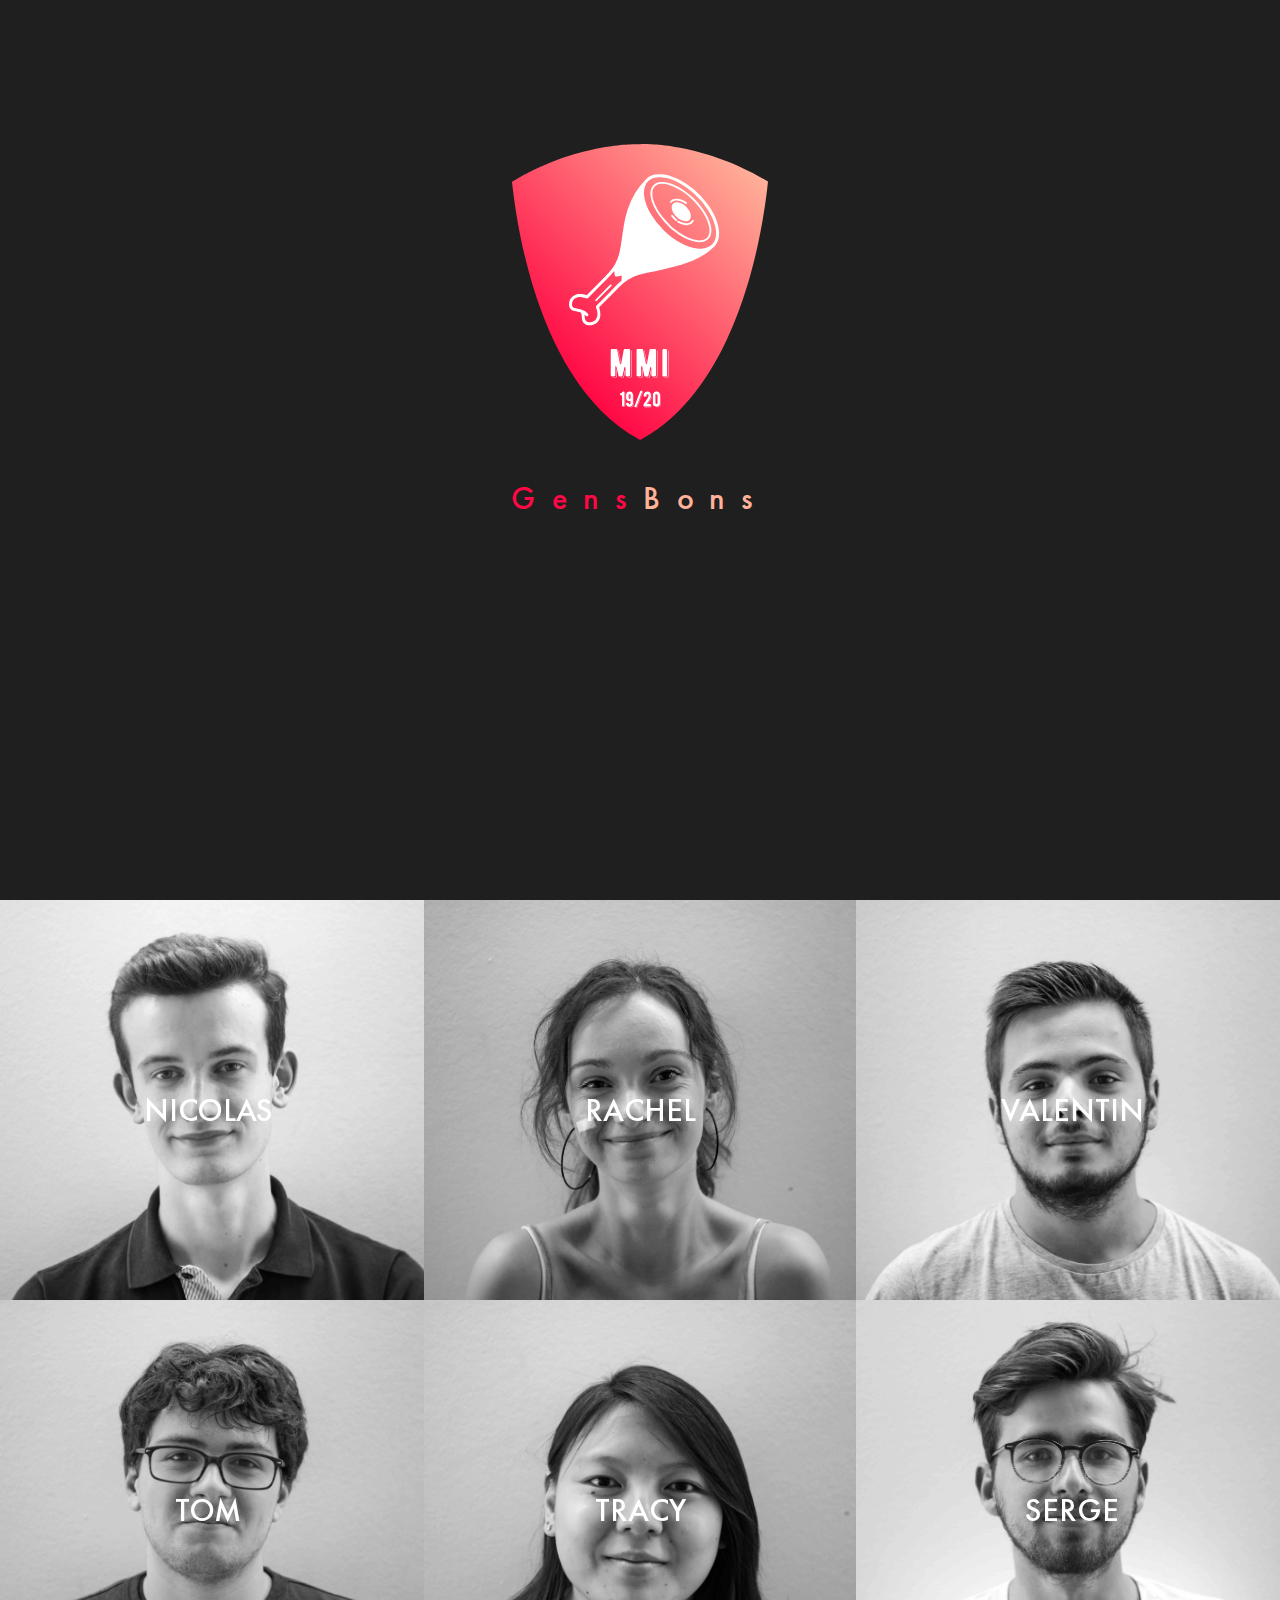
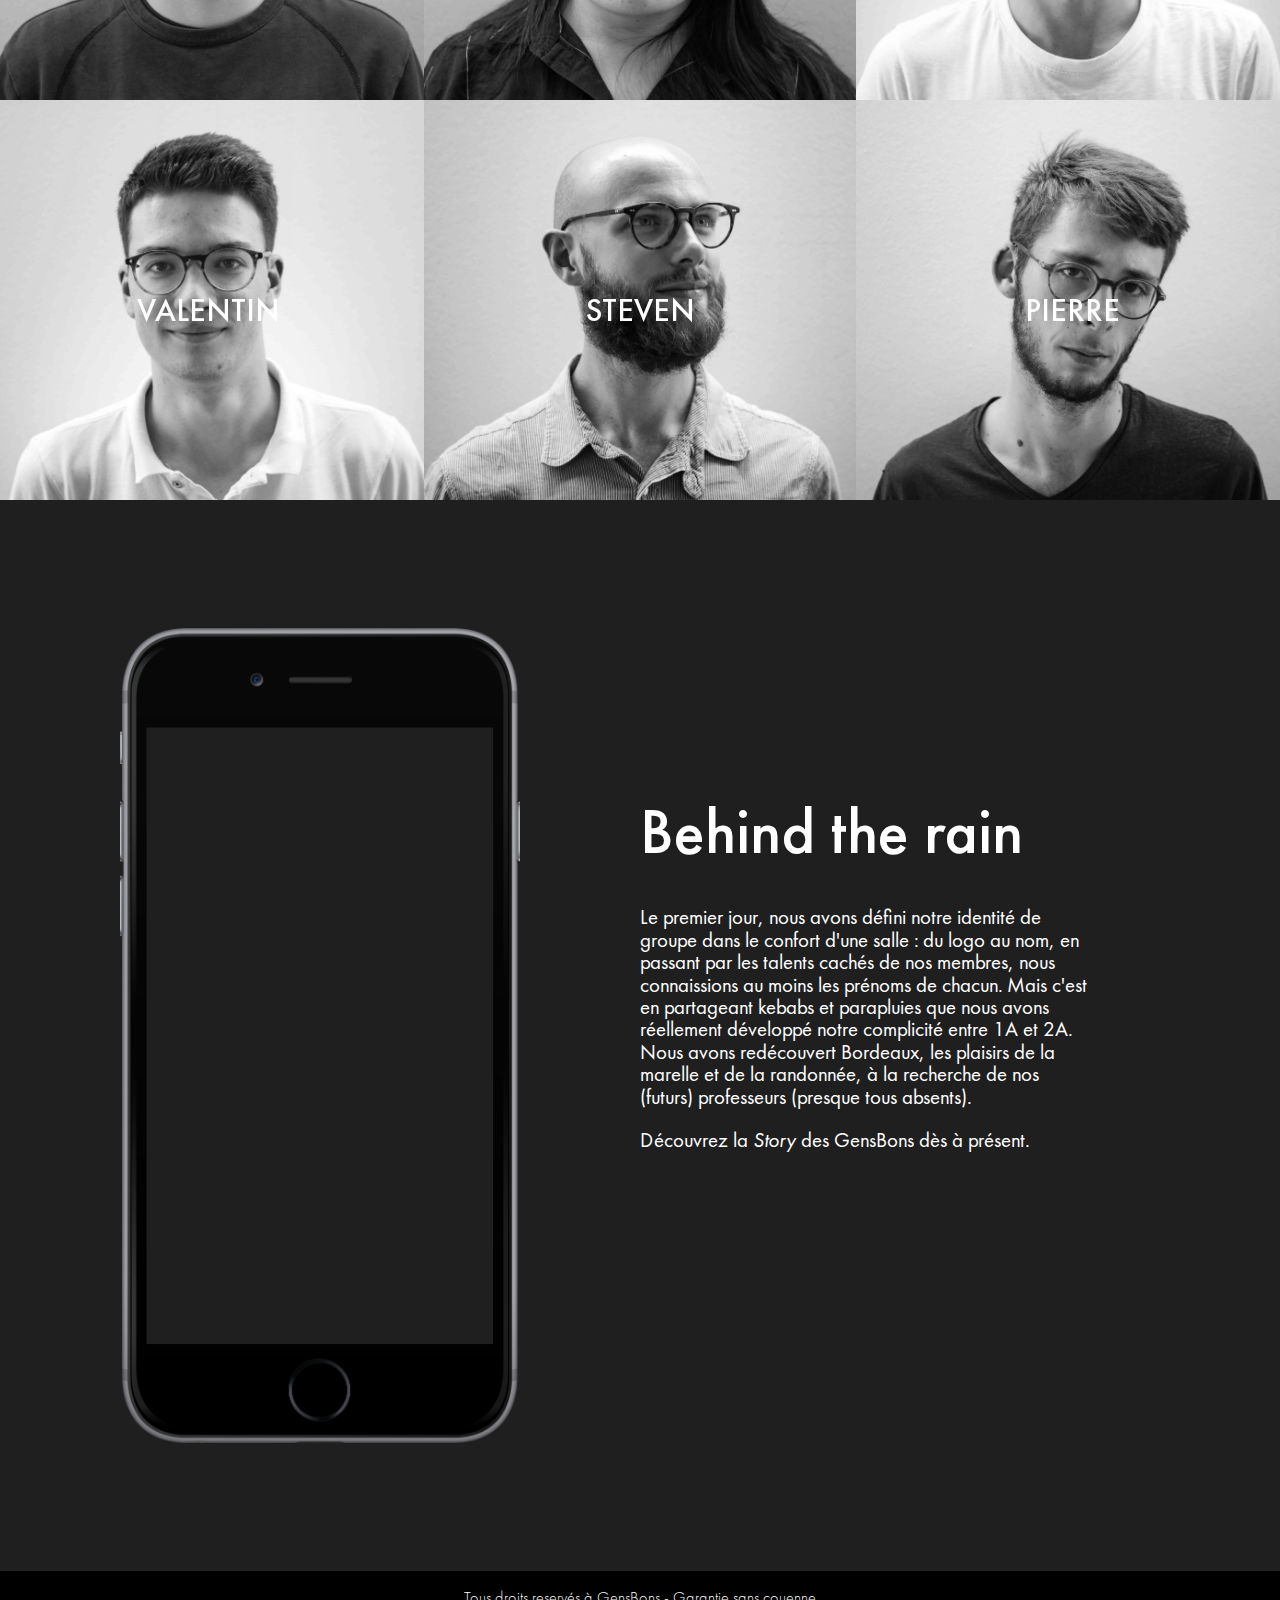
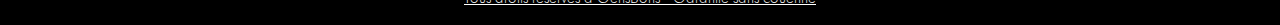
<file: index.html>
<html lang="fr">
<head>
    <meta charset="UTF-8">
    <meta name="viewport" content="width=device-width, initial-scale=1.0">
    <meta http-equiv="X-UA-Compatible" content="ie=edge">
    <title>GensBons</title>
    <link rel="stylesheet" href="font/font.css">
    <link rel="stylesheet" href="index.min.css">
    <link rel="stylesheet" href="style.css">
    <link rel="icon" type="image/png" href="img/icon.png" />
</head>
<body>
    <div class="header">
        <div class="logoBox"><img src="img/logo.svg" alt="logo" id="logo"></div>
        <h1><span id="gens">Gens</span>Bons</h1>
    </div>
    <div class="row" id="persons">
        <div class="col-md-4 col-xs-12 profilBox one"><a href="profils/Nicolas.html">Nicolas</a></div>
        <div class="col-md-4 col-xs-12 profilBox two"><a href="profils/Rachel.html">Rachel</a></div>
        <div class="col-md-4 col-xs-12 profilBox three"><a href="profils/Valentin.html">Valentin</a></div>
    </div>
    <div class="row">
        <div class="col-md-4 col-xs-12 profilBox four"><a href="profils/Tom.html">Tom</a></div>
        <div class="col-md-4 col-xs-12 profilBox five"><a href="profils/Tracy.html">Tracy</a></div>
        <div class="col-md-4 col-xs-12 profilBox six"><a href="profils/Serge.html">Serge</a></div>
    </div>
    <div class="row">
        <div class="col-md-4 col-xs-12 profilBox seven"><a href="profils/Valentin2.html">Valentin</a></div>
        <div class="col-md-4 col-xs-12 profilBox eight"><a href="profils/Steven.html">Steven</a></div>
        <div class="col-md-4 col-xs-12 profilBox nine"><a href="profils/Pierre.html">Pierre</a></div>
    </div>

    <div class="movie">
      <div class="phone">
        <div class="mockup">
          <img src="img/phone.png" alt="mockup">
          <iframe id="video"width="365" height="620" src="https://www.youtube.com/embed/bs2a4SQDDTQ?rel=0&amp;showinfo=0" frameborder="0" allow="autoplay; encrypted-media" allowfullscreen></iframe>
        </div>
      </div>
      <div class="textMovie">
        <h3>Behind the rain</h3>
        <p>Le premier jour, nous avons défini notre identité de groupe dans le confort d'une salle : du logo au nom, en passant par les talents cachés de nos membres, nous connaissions au moins les prénoms de chacun. Mais c'est en partageant kebabs et parapluies que nous avons réellement développé notre complicité entre 1A et 2A. Nous avons redécouvert Bordeaux, les plaisirs de la marelle et de la randonnée, à la recherche de nos (futurs) professeurs (presque tous absents).</p>
        <p>Découvrez la <i>Story</i> des GensBons dès à présent.</p>

      </div>
    </div>

    <div class="footer">
      <p>Tous droits reservés à GensBons - Garantie sans couenne</p>
    </div>
</body>
</html>
</file>
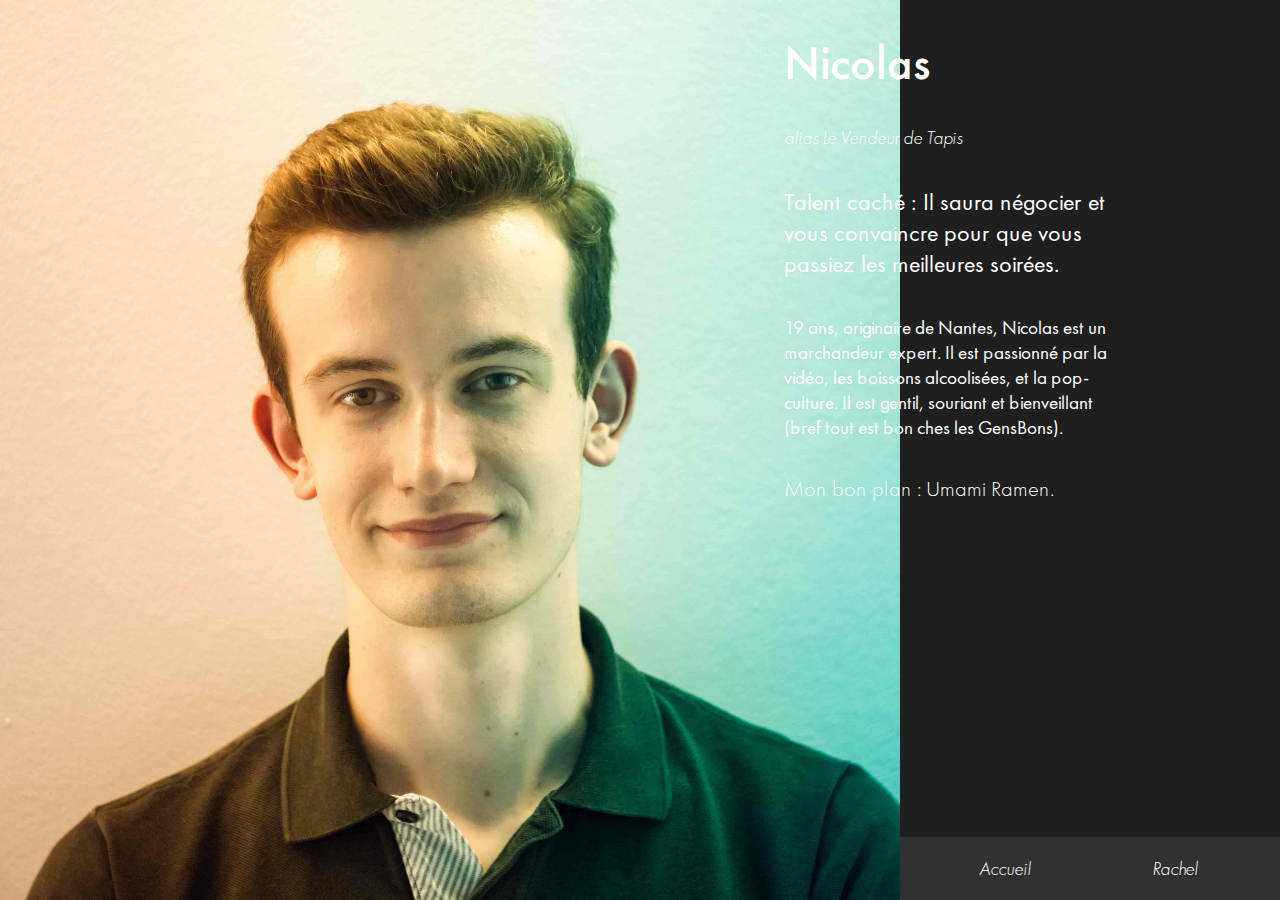
<file: profils/Nicolas.html>
<html lang="fr">
<head>
    <meta charset="UTF-8">
    <meta name="viewport" content="width=device-width, initial-scale=1.0">
    <meta http-equiv="X-UA-Compatible" content="ie=edge">
    <title>GensBons | Nicolas</title>
    <link rel="stylesheet" href="../font/font.css">
    <link rel="stylesheet" href="profil.css">
    <link rel="stylesheet" href="https://use.fontawesome.com/releases/v5.3.1/css/all.css" integrity="sha384-mzrmE5qonljUremFsqc01SB46JvROS7bZs3IO2EmfFsd15uHvIt+Y8vEf7N7fWAU" crossorigin="anonymous">
    <link rel="icon" type="image/png" href="../img/icon.png"/>
</head>
<body>
    <div class="flex">
        <div class="image"><img src="../img/Nicolas.jpg" alt=""></div>
        <div class="text">
            <h1>Nicolas</h1>
            <p>alias Le Vendeur de Tapis</p>
            <h3>Talent caché : Il saura négocier et vous convaincre pour que vous passiez les meilleures soirées. </h3>
            <p id="bio">19 ans, originaire de Nantes, Nicolas est un marchandeur expert.
Il est passionné par la vidéo, les boissons alcoolisées, et la pop-culture.
Il est gentil, souriant et bienveillant (bref tout est bon ches les GensBons).



</p>
            <p id="plan">Mon bon plan : Umami Ramen.</p>

        </div>
    </div>
    <a href="../index.html#persons"><i class="fas fa-angle-left fa-2x" id="arrow"></i></a>
    <div class="nav">
        <div class="before">
            <div class="contain">
                <i class="fas fa-angle-left"></i>
                <a href="../index.html#persons">Accueil</a>
            </div>
        </div>
        <div class="next">
            <div class="contain">
                <a href="../profils/Rachel.html">Rachel</a>
                <i class="fas fa-angle-right"></i>
            </div>
        </div>
    </div>

</body>
</html>
</file>
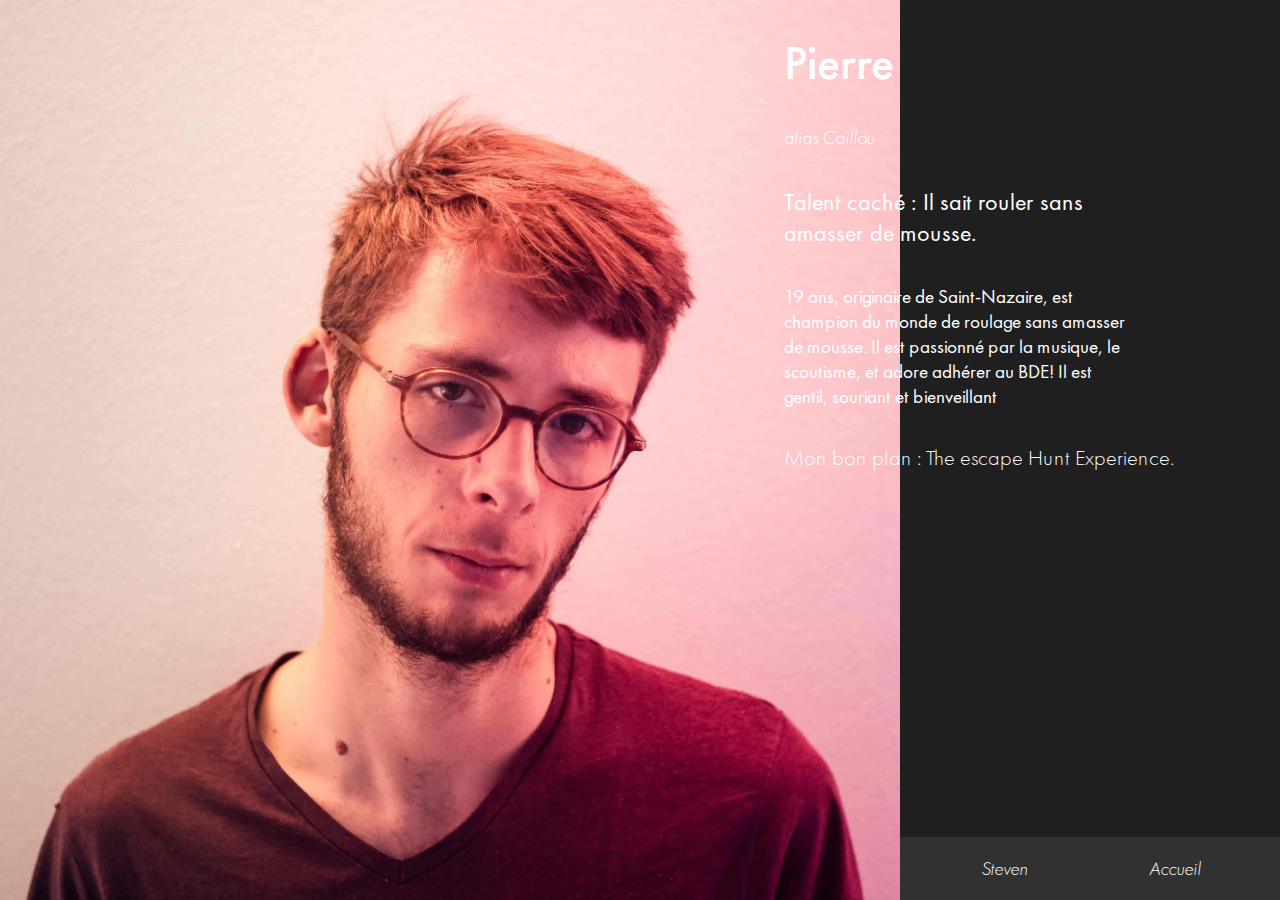
<file: profils/Pierre.html>
<html lang="fr">
<head>
    <meta charset="UTF-8">
    <meta name="viewport" content="width=device-width, initial-scale=1.0">
    <meta http-equiv="X-UA-Compatible" content="ie=edge">
    <title>GensBons | Pierre</title>
    <link rel="stylesheet" href="../font/font.css">
    <link rel="stylesheet" href="profil.css">
    <link rel="stylesheet" href="https://use.fontawesome.com/releases/v5.3.1/css/all.css" integrity="sha384-mzrmE5qonljUremFsqc01SB46JvROS7bZs3IO2EmfFsd15uHvIt+Y8vEf7N7fWAU" crossorigin="anonymous">
    <link rel="icon" type="image/png" href="../img/icon.png"/>
</head>
<body>
    <div class="flex">
        <div class="image"><img src="../img/Pierre.jpg" alt=""></div>
        <div class="text">
            <h1>Pierre</h1>
            <p>alias Caillou</p>
            <h3>Talent caché : Il sait rouler sans amasser de mousse. </h3>
            <p id="bio">19 ans, originaire de Saint-Nazaire, est champion du monde de roulage sans amasser de mousse.
Il est passionné par la musique, le scoutisme, et adore adhérer au BDE!
Il est gentil, souriant et bienveillant
</p>
            <p id="plan">Mon bon plan : The escape Hunt Experience.</p>
        </div>
    </div>
    <a href="../index.html#persons"><i class="fas fa-angle-left fa-2x" id="arrow"></i></a>
    <div class="nav">
        <div class="before">
            <div class="contain">
                <i class="fas fa-angle-left"></i>
                <a href="../profils/Steven.html">Steven</a>
            </div>
        </div>
        <div class="next">
            <div class="contain">
                <a href="../index.html#persons">Accueil</a>
                <i class="fas fa-angle-right"></i>
            </div>
        </div>
    </div>
</body>
</html>
</file>
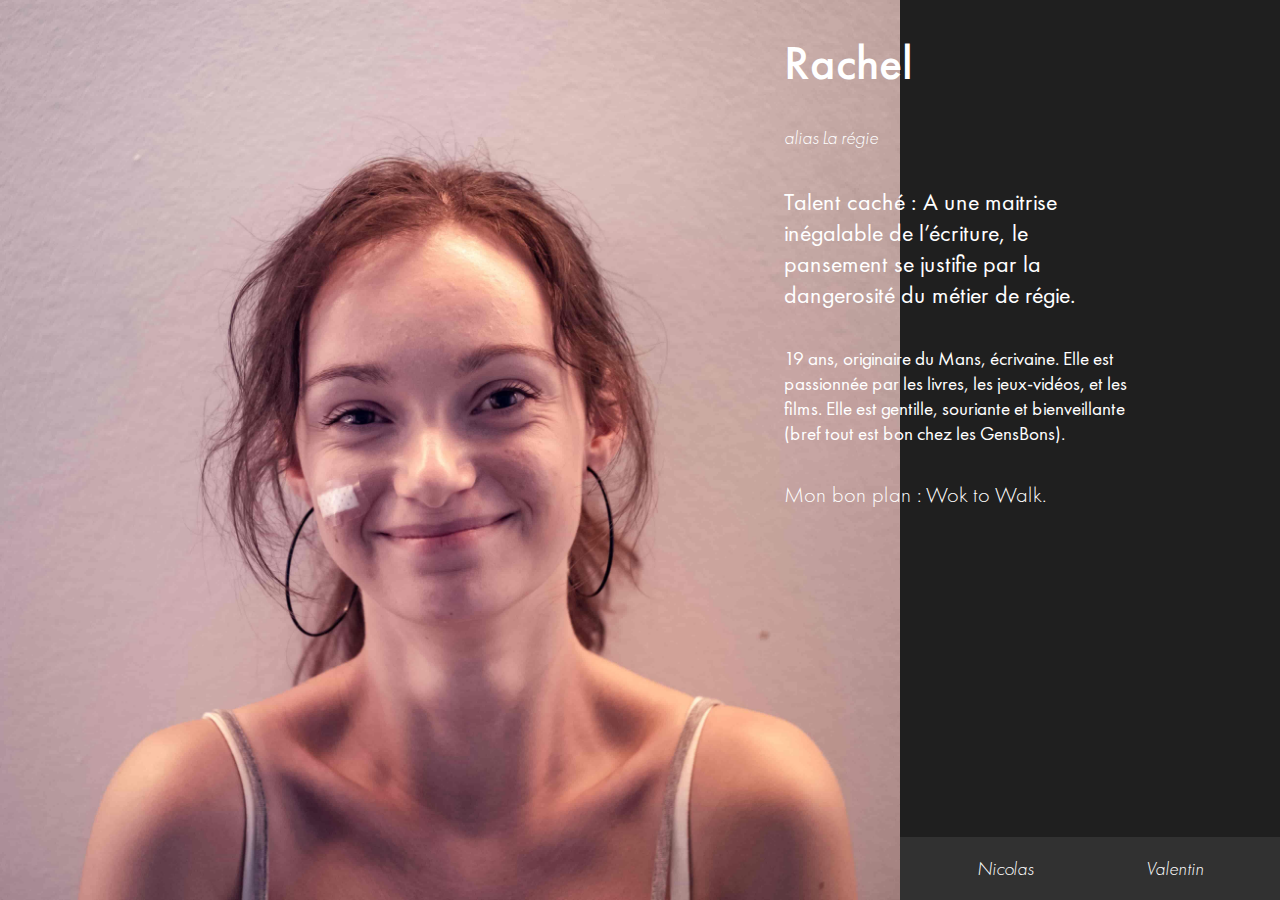
<file: profils/Rachel.html>
<html lang="fr">
<head>
    <meta charset="UTF-8">
    <meta name="viewport" content="width=device-width, initial-scale=1.0">
    <meta http-equiv="X-UA-Compatible" content="ie=edge">
    <title>GensBons | Rachel</title>
    <link rel="stylesheet" href="../font/font.css">
    <link rel="stylesheet" href="profil.css">
    <link rel="stylesheet" href="https://use.fontawesome.com/releases/v5.3.1/css/all.css" integrity="sha384-mzrmE5qonljUremFsqc01SB46JvROS7bZs3IO2EmfFsd15uHvIt+Y8vEf7N7fWAU" crossorigin="anonymous">
    <link rel="icon" type="image/png" href="../img/icon.png"/>
</head>
<body>
    <div class="flex">
        <div class="image"><img src="../img/Rachel.jpg" alt=""></div>
        <div class="text">
            <h1>Rachel</h1>
            <p>alias La régie</p>
            <h3>Talent caché : A une maitrise inégalable de l’écriture, le pansement se justifie par la dangerosité du métier de régie.

</h3>
            <p id="bio">19 ans, originaire du Mans, écrivaine.
Elle est passionnée par les livres, les jeux-vidéos, et les films.
Elle est gentille, souriante et bienveillante (bref tout est bon chez les GensBons).
</p>
            <p id="plan">Mon bon plan : Wok to Walk.</p>
        </div>
    </div>
    <a href="../index.html#persons"><i class="fas fa-angle-left fa-2x" id="arrow"></i></a>
    <div class="nav">
        <div class="before">
            <div class="contain">
                <i class="fas fa-angle-left"></i>
                  <a href="../profils/Nicolas.html">Nicolas</a>
            </div>
        </div>
        <div class="next">
            <div class="contain">
                <a href="../profils/Valentin.html">Valentin</a>
                <i class="fas fa-angle-right"></i>
            </div>
        </div>
    </div>
</body>
</html>
</file>
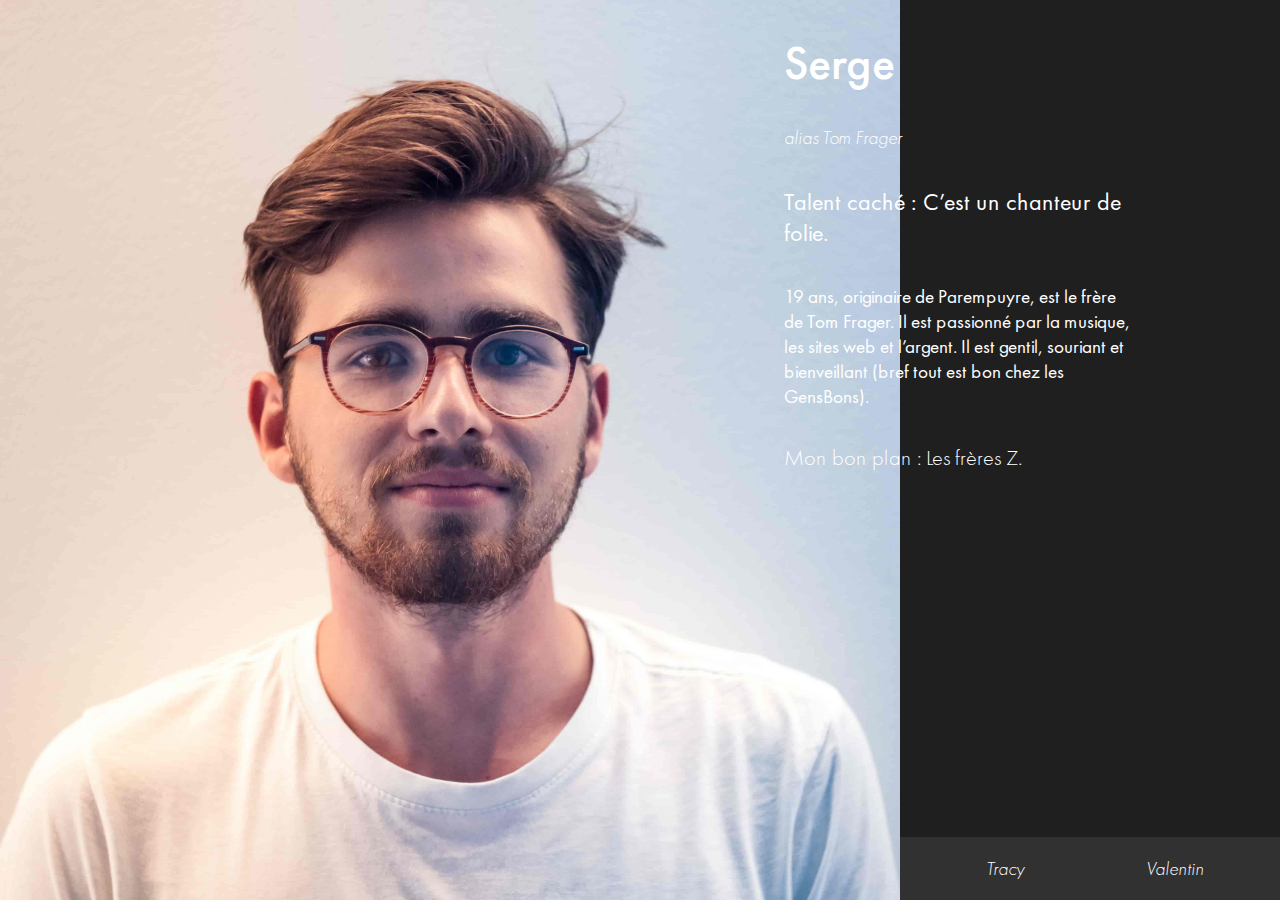
<file: profils/Serge.html>
<html lang="fr">
<head>
    <meta charset="UTF-8">
    <meta name="viewport" content="width=device-width, initial-scale=1.0">
    <meta http-equiv="X-UA-Compatible" content="ie=edge">
    <title>GensBons | Serge</title>
    <link rel="stylesheet" href="../font/font.css">
    <link rel="stylesheet" href="profil.css">
    <link rel="stylesheet" href="https://use.fontawesome.com/releases/v5.3.1/css/all.css" integrity="sha384-mzrmE5qonljUremFsqc01SB46JvROS7bZs3IO2EmfFsd15uHvIt+Y8vEf7N7fWAU" crossorigin="anonymous">
    <link rel="icon" type="image/png" href="../img/icon.png"/>
</head>
<body>
    <div class="flex">
        <div class="image"><img src="../img/Serge.jpg" alt=""></div>
        <div class="text">
            <h1>Serge</h1>
            <p>alias Tom Frager</p>
            <h3>Talent caché : C’est un chanteur de folie.</h3>
            <p id="bio">19 ans, originaire de Parempuyre, est le frère de Tom Frager.
Il est passionné par la musique, les sites web et l’argent.
Il est gentil, souriant et bienveillant (bref tout est bon chez les GensBons).
</p>
            <p id="plan">Mon bon plan : Les frères Z.</p>
        </div>
    </div>
    <a href="../index.html#persons"><i class="fas fa-angle-left fa-2x" id="arrow"></i></a>
    <div class="nav">
        <div class="before">
            <div class="contain">
                <i class="fas fa-angle-left"></i>
                <a href="../profils/Tracy.html">Tracy</a>
            </div>
        </div>
        <div class="next">
            <div class="contain">
                <a href="../profils/Valentin2.html">Valentin</a>
                <i class="fas fa-angle-right"></i>
            </div>
        </div>
    </div>
</body>
</html>
</file>
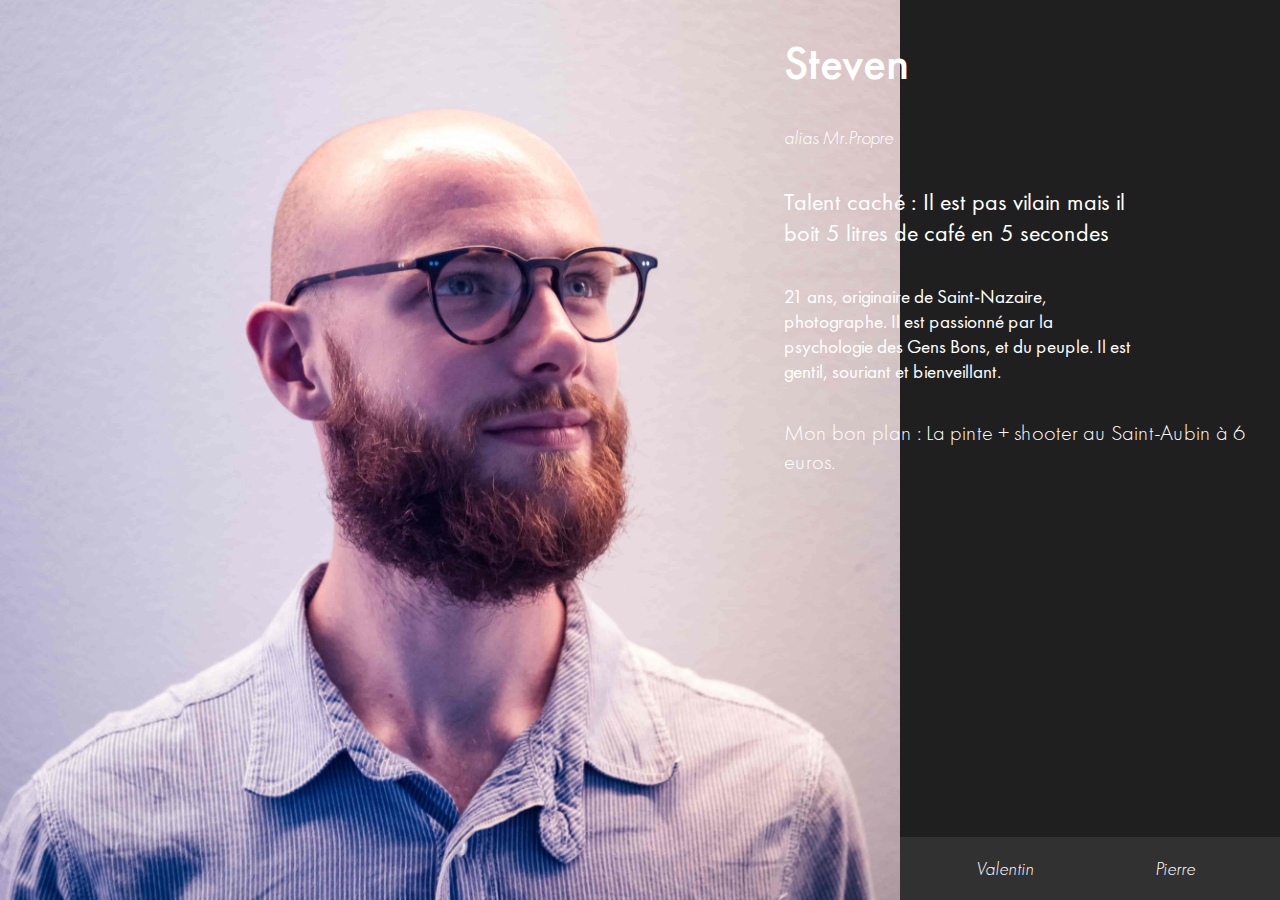
<file: profils/Steven.html>
<html lang="fr">
<head>
    <meta charset="UTF-8">
    <meta name="viewport" content="width=device-width, initial-scale=1.0">
    <meta http-equiv="X-UA-Compatible" content="ie=edge">
    <title>GensBons | Steven</title>
    <link rel="stylesheet" href="../font/font.css">
    <link rel="stylesheet" href="profil.css">
    <link rel="stylesheet" href="https://use.fontawesome.com/releases/v5.3.1/css/all.css" integrity="sha384-mzrmE5qonljUremFsqc01SB46JvROS7bZs3IO2EmfFsd15uHvIt+Y8vEf7N7fWAU" crossorigin="anonymous">
    <link rel="icon" type="image/png" href="../img/icon.png"/>
</head>
<body>
    <div class="flex">
        <div class="image"><img src="../img/Steven.jpg" alt=""></div>
        <div class="text">
            <h1>Steven</h1>
            <p>alias Mr.Propre</p>
            <h3>Talent caché : Il est pas vilain mais il boit 5 litres de café en 5 secondes</h3>
            <p id="bio">21 ans, originaire de Saint-Nazaire, photographe.
Il est passionné par la psychologie des Gens Bons, et du peuple.
Il est gentil, souriant et bienveillant.
</p>
            <p id="plan">Mon bon plan : La pinte + shooter au Saint-Aubin à 6 euros.</p>
        </div>
    </div>
    <a href="../index.html#persons"><i class="fas fa-angle-left fa-2x" id="arrow"></i></a>
    <div class="nav">
        <div class="before">
            <div class="contain">
                <i class="fas fa-angle-left"></i>
                <a href="../profils/Valentin2.html">Valentin</a>
            </div>
        </div>
        <div class="next">
            <div class="contain">
                <a href="../profils/Pierre.html">Pierre</a>
                <i class="fas fa-angle-right"></i>
            </div>
        </div>
    </div>
</body>
</html>
</file>
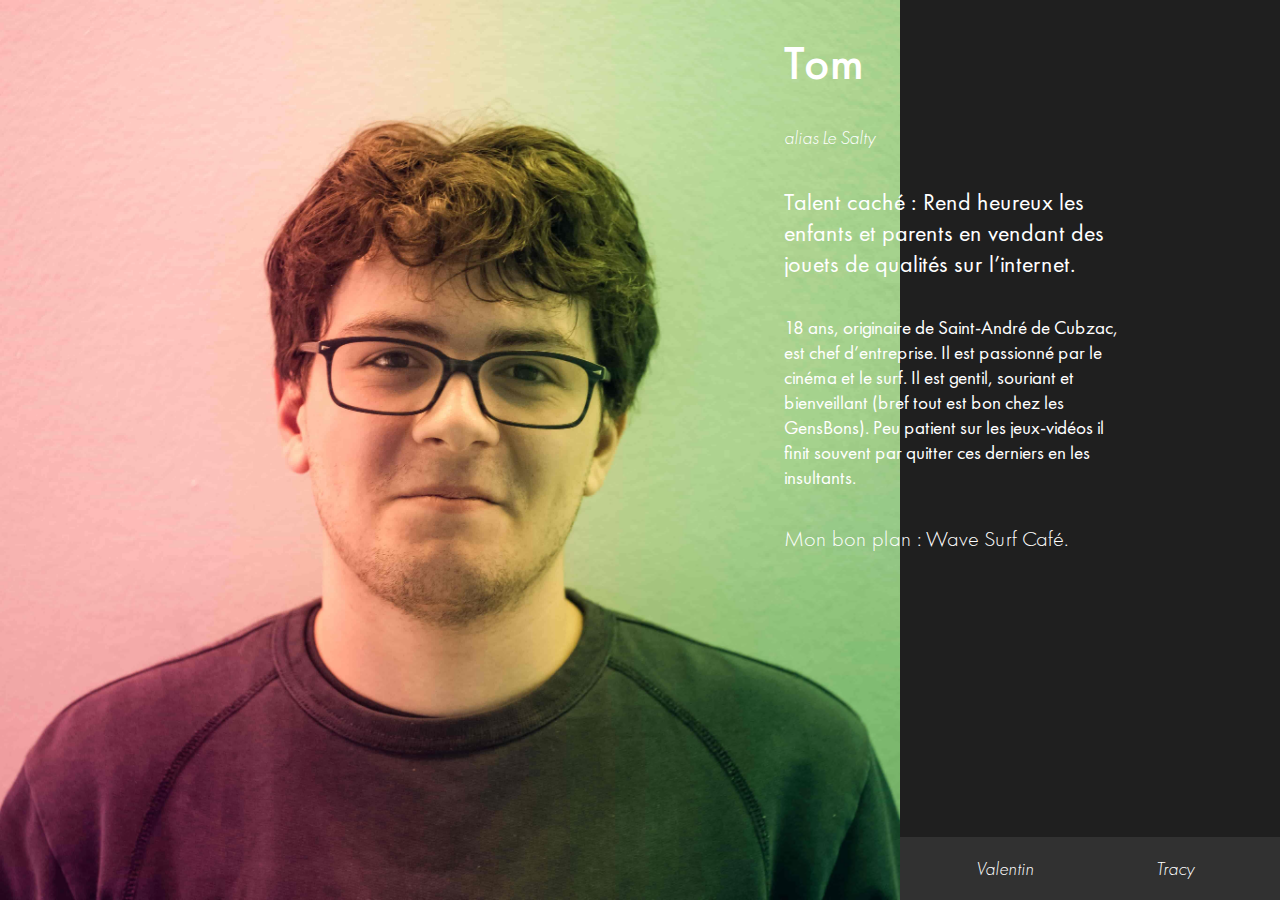
<file: profils/Tom.html>
<html lang="fr">
<head>
    <meta charset="UTF-8">
    <meta name="viewport" content="width=device-width, initial-scale=1.0">
    <meta http-equiv="X-UA-Compatible" content="ie=edge">
    <title>GensBons | Tom</title>
    <link rel="stylesheet" href="../font/font.css">
    <link rel="stylesheet" href="profil.css">
    <link rel="stylesheet" href="https://use.fontawesome.com/releases/v5.3.1/css/all.css" integrity="sha384-mzrmE5qonljUremFsqc01SB46JvROS7bZs3IO2EmfFsd15uHvIt+Y8vEf7N7fWAU" crossorigin="anonymous">
    <link rel="icon" type="image/png" href="../img/icon.png"/>
</head>
<body>
    <div class="flex">
        <div class="image"><img src="../img/Tom.jpg" alt=""></div>
        <div class="text">
            <h1>Tom</h1>
            <p>alias Le Salty</p>
            <h3>Talent caché : Rend heureux les enfants et parents en vendant des jouets de qualités sur l’internet.</h3>
            <p id="bio">18 ans, originaire de Saint-André de Cubzac, est chef d’entreprise.
Il est passionné par le cinéma et le surf.
Il est gentil, souriant et bienveillant (bref tout est bon chez les GensBons).
Peu patient sur les jeux-vidéos il finit souvent par quitter ces derniers en les insultants.

</p>
            <p id="plan">Mon bon plan : Wave Surf Café.</p>
        </div>
    </div>
    <a href="../index.html#persons"><i class="fas fa-angle-left fa-2x" id="arrow"></i></a>
    <div class="nav">
        <div class="before">
            <div class="contain">
                <i class="fas fa-angle-left"></i>
                <a href="../profils/Valentin.html">Valentin</a>
            </div>
        </div>
        <div class="next">
            <div class="contain">
                  <a href="../profils/Tracy.html">Tracy</a>
                <i class="fas fa-angle-right"></i>
            </div>
        </div>
    </div>
</body>
</html>
</file>
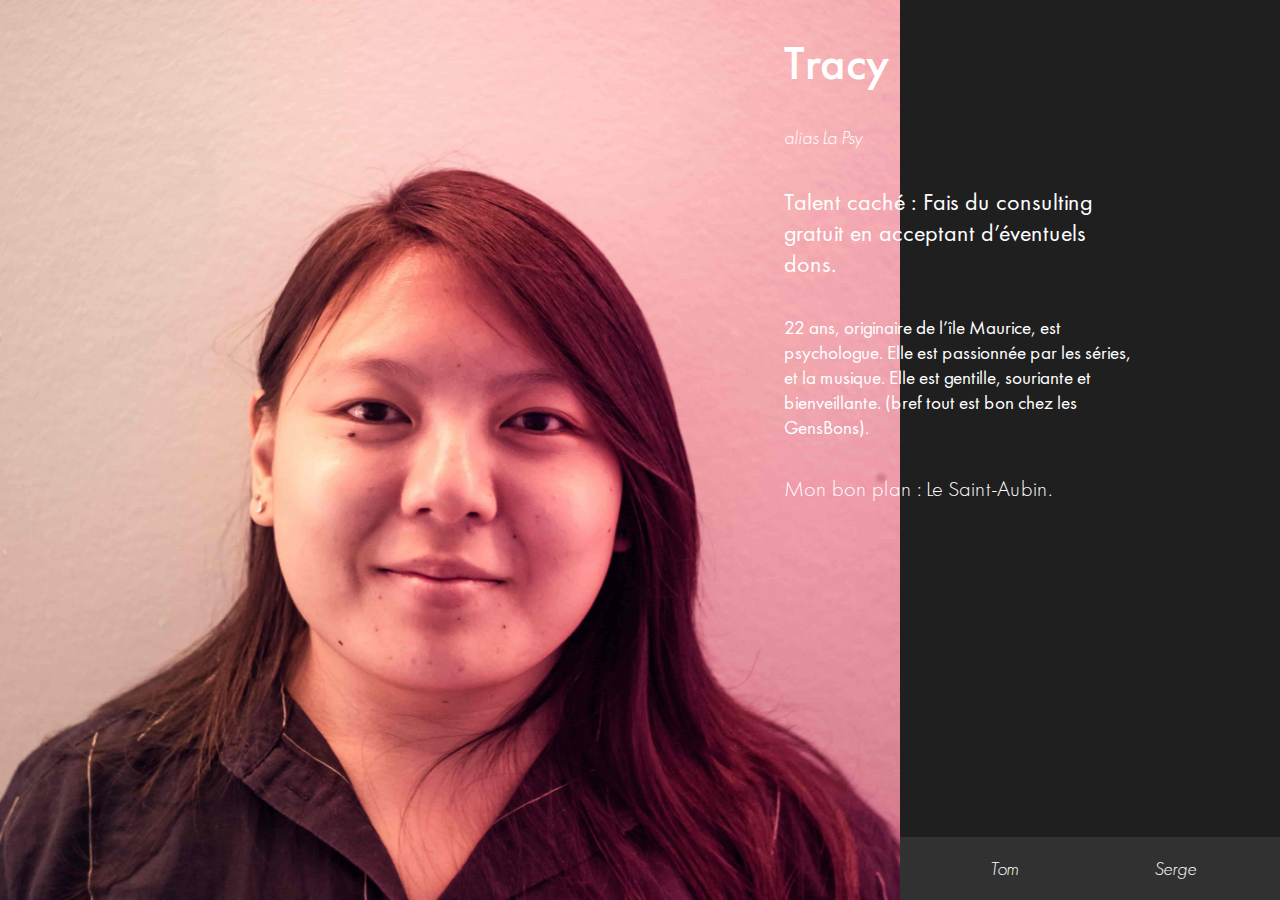
<file: profils/Tracy.html>
<html lang="fr">
<head>
    <meta charset="UTF-8">
    <meta name="viewport" content="width=device-width, initial-scale=1.0">
    <meta http-equiv="X-UA-Compatible" content="ie=edge">
    <title>GensBons | Tracy</title>
    <link rel="stylesheet" href="../font/font.css">
    <link rel="stylesheet" href="profil.css">
    <link rel="stylesheet" href="https://use.fontawesome.com/releases/v5.3.1/css/all.css" integrity="sha384-mzrmE5qonljUremFsqc01SB46JvROS7bZs3IO2EmfFsd15uHvIt+Y8vEf7N7fWAU" crossorigin="anonymous">
    <link rel="icon" type="image/png" href="../img/icon.png"/>
</head>
<body>
    <div class="flex">
        <div class="image"><img src="../img/Tracy.jpg" alt=""></div>
        <div class="text">
            <h1>Tracy</h1>
            <p>alias La Psy</p>
            <h3>Talent caché : Fais du consulting gratuit en acceptant d’éventuels dons.</h3>
            <p id="bio">22 ans, originaire de l’île Maurice, est psychologue.
Elle est passionnée par les séries, et la musique.
Elle est gentille, souriante et bienveillante. (bref tout est bon chez les GensBons).
</p>
            <p id="plan">Mon bon plan : Le Saint-Aubin.</p>
        </div>
    </div>
    <a href="../index.html#persons"><i class="fas fa-angle-left fa-2x" id="arrow"></i></a>
    <div class="nav">
        <div class="before">
            <div class="contain">
                <i class="fas fa-angle-left"></i>
              <a href="../profils/Tom.html">Tom</a>
            </div>
        </div>
        <div class="next">
            <div class="contain">
                <a href="../profils/Serge.html">Serge</a>
                <i class="fas fa-angle-right"></i>
            </div>
        </div>
    </div>
</body>
</html>
</file>
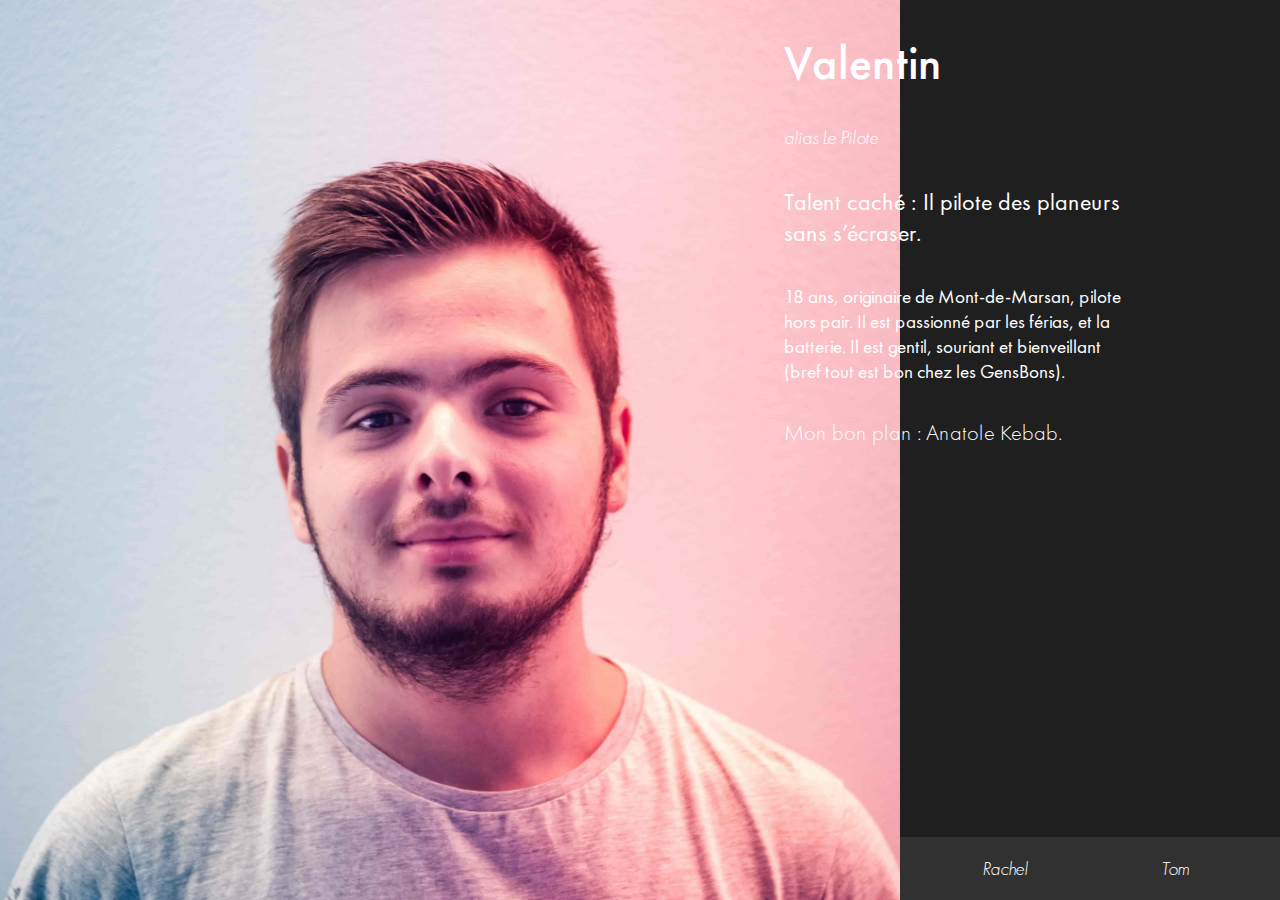
<file: profils/Valentin.html>
<html lang="fr">
<head>
    <meta charset="UTF-8">
    <meta name="viewport" content="width=device-width, initial-scale=1.0">
    <meta http-equiv="X-UA-Cmpatible" content="ie=edge">
    <title>GensBons | Valentin</title>
    <link rel="stylesheet" href="../font/font.css">
    <link rel="stylesheet" href="profil.css">
    <link rel="stylesheet" href="https://use.fontawesome.com/releases/v5.3.1/css/all.css" integrity="sha384-mzrmE5qonljUremFsqc01SB46JvROS7bZs3IO2EmfFsd15uHvIt+Y8vEf7N7fWAU" crossorigin="anonymous">
    <link rel="icon" type="image/png" href="../img/icon.png"/>
</head>
<body>
    <div class="flex">
        <div class="image"><img src="../img/Valentin.jpg" alt=""></div>
        <div class="text">
            <h1>Valentin</h1>
            <p>alias Le Pilote</p>
            <h3>Talent caché : Il pilote des planeurs sans s’écraser. </h3>
            <p id="bio">18 ans, originaire de Mont-de-Marsan, pilote hors pair.
Il est passionné par les férias, et la batterie.
Il est gentil, souriant et bienveillant (bref tout est bon chez les GensBons).
</p>
            <p id="plan">Mon bon plan : Anatole Kebab. </p>
        </div>
    </div>
    <a href="../index.html#persons"><i class="fas fa-angle-left fa-2x" id="arrow"></i></a>
    <div class="nav">
        <div class="before">
            <div class="contain">
                <i class="fas fa-angle-left"></i>
                <a href="../profils/Rachel.html">Rachel</a>
            </div>
        </div>
        <div class="next">
            <div class="contain">
                <a href="../profils/Tom.html">Tom</a>
                <i class="fas fa-angle-right"></i>
            </div>
        </div>
    </div>
</body>
</html>
</file>
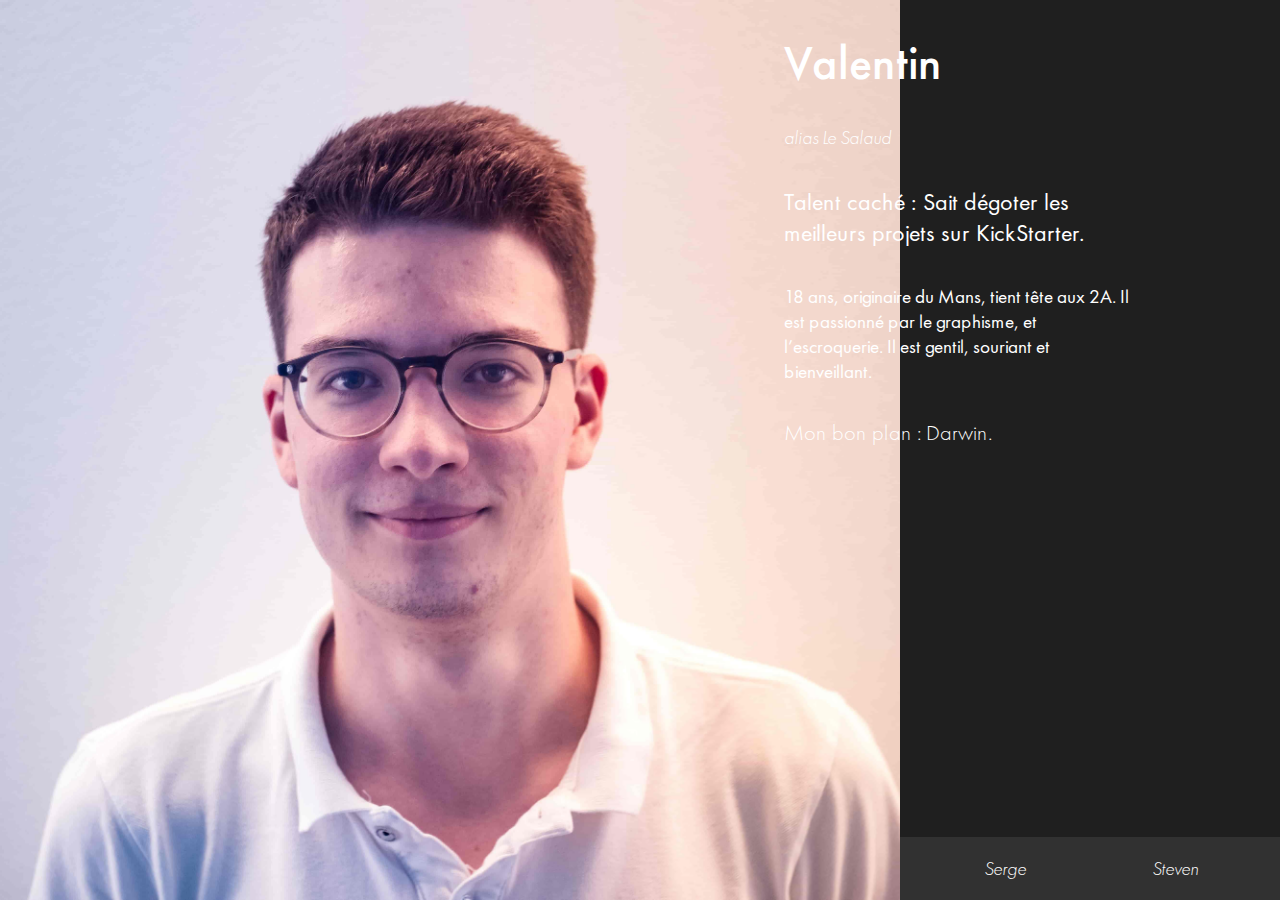
<file: profils/Valentin2.html>
<html lang="fr">
<head>
    <meta charset="UTF-8">
    <meta name="viewport" content="width=device-width, initial-scale=1.0">
    <meta http-equiv="X-UA-Compatible" content="ie=edge">
    <title>GensBons | Valentin</title>
    <link rel="stylesheet" href="../font/font.css">
    <link rel="stylesheet" href="profil.css">
    <link rel="stylesheet" href="https://use.fontawesome.com/releases/v5.3.1/css/all.css" integrity="sha384-mzrmE5qonljUremFsqc01SB46JvROS7bZs3IO2EmfFsd15uHvIt+Y8vEf7N7fWAU" crossorigin="anonymous">
    <link rel="icon" type="image/png" href="../img/icon.png"/>
</head>
<body>
    <div class="flex">
        <div class="image"><img src="../img/Valentin2.jpg" alt=""></div>
        <div class="text">
            <h1>Valentin</h1>
            <p>alias Le Salaud</p>
            <h3>Talent caché : Sait dégoter les meilleurs projets sur KickStarter.
</h3>
            <p id="bio">18 ans, originaire du Mans, tient tête aux 2A.
Il est passionné par le graphisme, et l’escroquerie.
Il est gentil, souriant et bienveillant.

</p>
            <p id="plan">Mon bon plan : Darwin.</p>
        </div>
    </div>
    <a href="../index.html#persons"><i class="fas fa-angle-left fa-2x" id="arrow"></i></a>
    <div class="nav">
        <div class="before">
            <div class="contain">
                <i class="fas fa-angle-left"></i>
              <a href="../profils/Serge.html">Serge</a>
            </div>
        </div>
        <div class="next">
            <div class="contain">
                <a href="../profils/Steven.html">Steven</a>
                <i class="fas fa-angle-right"></i>
            </div>
        </div>
    </div>
</body>
</html>
</file>
<file: font/font.css>
@font-face {
    font-family: 'Futura PT';
    src: url('FuturaPT-Medium.woff2') format('woff2'),
        url('FuturaPT-Medium.woff') format('woff');
    font-weight: 500;
    font-style: normal;
}

@font-face {
    font-family: 'Futura PT';
    src: url('FuturaPT-BoldObl.woff2') format('woff2'),
        url('FuturaPT-BoldObl.woff') format('woff');
    font-weight: bold;
    font-style: italic;
}


@font-face {
    font-family: 'Futura PT';
    src: url('FuturaPT-Bold.woff2') format('woff2'),
        url('FuturaPT-Bold.woff') format('woff');
    font-weight: bold;
    font-style: normal;
}

@font-face {
    font-family: 'Futura PT Demi';
    src: url('FuturaPT-DemiObl.woff2') format('woff2'),
        url('FuturaPT-DemiObl.woff') format('woff');
    font-weight: 600;
    font-style: italic;
}


@font-face {
    font-family: 'Futura PT';
    src: url('FuturaPT-LightObl.woff2') format('woff2'),
        url('FuturaPT-LightObl.woff') format('woff');
    font-weight: 300;
    font-style: italic;
}

@font-face {
    font-family: 'Futura PT';
    src: url('FuturaPT-Light.woff2') format('woff2'),
        url('FuturaPT-Light.woff') format('woff');
    font-weight: 300;
    font-style: normal;
}

@font-face {
    font-family: 'Futura PT';
    src: url('FuturaPT-MediumObl.woff2') format('woff2'),
        url('FuturaPT-MediumObl.woff') format('woff');
    font-weight: 500;
    font-style: italic;
}


@font-face {
    font-family: 'Futura PT Book';
    src: url('FuturaPT-Book.woff2') format('woff2'),
        url('FuturaPT-Book.woff') format('woff');
    font-weight: normal;
    font-style: normal;
}

@font-face {
    font-family: 'Futura PT Demi';
    src: url('FuturaPT-Demi.woff2') format('woff2'),
        url('FuturaPT-Demi.woff') format('woff');
    font-weight: 600;
    font-style: normal;
}

@font-face {
    font-family: 'Futura PT Book';
    src: url('FuturaPT-BookObl.woff2') format('woff2'),
        url('FuturaPT-BookObl.woff') format('woff');
    font-weight: normal;
    font-style: italic;
}
</file>
<file: style.css>
body {
    overflow-x: hidden;
    background-color: #1f1f1f;
}
.header {
    height: 100vh;
}
.logoBox {
    width: 100%;
}
#logo {
    display: block;
    width: 20%;
    margin: auto;
    padding: 9em 0 3em 0;
    animation: scale 1s 1;
}
h1 {
    text-align: center;
    margin-top: 0;
    color: #ffb199;
    font-family: 'Futura PT';
    font-weight: 500;
    font-style: normal;
    letter-spacing: .5em;
    animation: letter 2s 1;
}
#gens {
    color: #ff0844;
}
.profilBox {
    text-align: center;
    height: 25em;
    background-image: url(./img/Nicolas.jpg);
    background-size: cover;
    background-position: center;
    filter: grayscale(100%);
    transition: filter .3s ease;

}
.profilBox:hover {
    filter: grayscale(0%);
    transition: filter .3s ease;
}
.two {
    background-image: url(./img/Rachel.jpg);
}
.three {
    background-image: url(./img/Valentin.jpg);
}
.four {
    background-image: url(./img/Tom.jpg);
}
.five {
    background-image: url(./img/Tracy.jpg);
}
.six {
    background-image: url(./img/Serge.jpg);
}
.seven {
    background-image: url(./img/Valentin2.jpg);
}
.eight {
    background-image: url(./img/Steven.jpg);
}
.nine {
    background-image: url(./img/Pierre.jpg);
}
.profilBox a {
    position: relative;
    top: 50%;
    bottom: 50%;
    text-decoration: none;
    font-size: 2em;
    font-family: 'Futura PT';
    font-weight: 500;
    font-style: normal;
    color: white;
    text-transform: uppercase;
    transition: letter-spacing .2s ease;
    transform-origin: center;
}
.profilBox:hover a {
    letter-spacing: .2em;
    transition: letter-spacing .3s ease;
}

.movie {
  display: flex;
  margin: 8em 0;

}
.phone {
  width: 50%;
  height: auto;
}
.mockup {
  position: relative;
  left: calc(50% - (25em/2));
  height: 815px;
}
.phone img {
  display: block;
  position: absolute;
  width: 25em;
}
#video {
  position: absolute;
  top: 95px;
  left: 17px;
}
.textMovie {
  width: 50%;
}
.textMovie p {
  width: 70%;
  color: white;
  font-family: 'Futura PT Book';
  font-weight: normal;
  font-style: normal;
  font-size: 1.3em;
}
h3 {
  font-family: 'Futura PT';
  font-weight: 500;
  font-style: normal;
  font-size: 4em;
  color: white;
  margin-top: 3em;
}
.footer {
  background-color: black;
  text-align: center;
  font-family: 'Futura PT';
  font-weight: 300;
  font-style: normal;
  color: white;
  text-decoration: underline;
  padding: 1em 0;
}
.footer p {
  margin: 0;
}
@keyframes scale {
    0% {
        transform: scale(0);
    }
    80% {
        transform: scale(1.05);
    }
    100% {
        transform: scale(1);
    }

}
@keyframes letter {
    0% {
        letter-spacing: 1.5em;
        opacity: 0;
    }
    100% {
        letter-spacing: .5em;
        opacity: 1;
    }
}
@media (max-width:1010px) {
  .movie {
    display: block;
    height: auto;
    margin: 5em 0;
  }
  .phone {
    height: 630px;
    width: 100%;
  }
  .mockup {
  position: relative;
  left: calc(50% - 17em/2);
  height: 625px;
  }
  .phone img {
    display: block;
    position: absolute;
    width: 17em;
  }
  #video {
    position: absolute;
    top: 75px;
    left: 17px;
    height: 480px;
    width: 270px;
  }
  .textMovie {
    width: 100%;
  }
  .textMovie h3 {
    text-align: center;
    margin: 1em 0;
    font-size: 2em;
  }
  .textMovie p {
    margin:auto;
    width: 80%;
    margin-bottom: 1em;
    font-size: 1em;
  }
  .header {
    height: 90vh;
  }
  .logoBox {
      width: 100%;
  }
  #logo {
      display: block;
      width: 50%;
      margin: auto;
      padding: 9em 0 3em 0;
      animation: scale 1s 1;
  }
  h1 {
      text-align: center;
      margin-top: 0;
      color: #ffb199;
      font-family: 'Futura PT';
      font-weight: 500;
      font-style: normal;
      letter-spacing: .5em;
      animation: letter 2s 1;
  }
}
</file>
<file: profils/profil.css>
body {
    background-color: #1f1f1f;
    overflow-x: hidden;
    margin: 0;
}
.flex {
    display: flex;
}
.image {
    width: 55%;
}
.image img {
    height: 100vh;
    animation: imageIn 1s 1;
}
.text {
    color: white;
    margin-left: 5em;
    padding-bottom: 5em;
}
.text p, h3 {
    margin: 1.5em 0;
}
.text h1 {
    animation: textIn .7s 1;
    font-family: 'Futura PT';
    font-weight: 500;
    font-style: normal;
    font-size: 3em;
}
.text p {
    animation: textIn 1s 1;
    font-family: 'Futura PT';
    font-weight: 300;
    font-style: italic;
    font-size: 1.2em;

}
.text h3 {
    animation: textIn 1.1s 1;
    font-family: 'Futura PT Book';
    font-weight: normal;
    font-style: normal;
    font-size: 1.5em;
    width: 70%;
}
#bio {
    animation: textIn 1.2s 1;
    width: 70%;
    font-family: 'Futura PT Book';
    font-weight: normal;
    font-style: normal;
}
#plan {
    animation: textIn 1.3s 1;
    font-family: 'Futura PT';
    font-weight: 300;
    font-style: normal;
    font-size: 1.4em;
}
#arrow {
    position: fixed;
    top: 10px;
    left: 15px;
}
a {
    text-decoration: none;
    color: #1f1f1f;
}
.nav {
    display: flex;
    position: fixed;
    bottom: 0;
    right: 0;
    background-color: #313131;
    width: calc(100vw - 100vh);
}
.before, .next {
    width: 50%;
    transition: all .3s ease;
}
.next:hover, .before:hover {
    background-color: #ff9a9e;
    transition: all .5s ease;
}
.contain {
    padding: 1em 0;
    text-align: center;
    font-family: 'Futura PT';
    font-weight: 300;
    font-style: italic;
    font-size: 1.2em;
    color: white;
    transition: letter-spacing .3s ease;
}
.contain a {
    color: white;
}
.contain:hover {
    letter-spacing: .1em;
    transition: letter-spacing .3s ease;
}
.contain .fa-angle-right {
    margin: 0 0 0 1em;

}
.contain .fa-angle-right::before,.contain .fa-angle-left::before  {
    position: relative;
    top: 1.5px;
}
.contain .fa-angle-left {
    margin: 0 1em 0 0;

}

@keyframes imageIn {
    0% {
        transform: translateY(-40em);
        opacity: 0;
    }
    100% {
        transform: translateY(0);
        opacity: 1;
    }
}
@keyframes textIn {
    0% {
        transform: translateX(80px);
        opacity: 0;
    }
    100% {
        transform: translateX(0px);
        opacity: 1;
    }

}
@media (max-width:1250px) {
    .flex {
        display: block;
    }
    .image {
        width: 100%;
    }
    .image img {
        width: 100%;
        height: auto;
    }
    .nav {
        width: 100%;
    }
}
</file>
<file: index.min.css>
/*! normalize.css v2.1.3 | MIT License | git.io/normalize */article,aside,details,figcaption,figure,footer,header,hgroup,main,nav,section,summary{display:block}audio,canvas,video{display:inline-block}audio:not([controls]){display:none;height:0}[hidden],template{display:none}html{font-family:sans-serif;-ms-text-size-adjust:100%;-webkit-text-size-adjust:100%}a{background:0 0}a:focus{outline:thin dotted}a:active,a:hover{outline:0}h1{font-size:2em;margin:.67em 0}abbr[title]{border-bottom:1px dotted}b,strong{font-weight:700}dfn{font-style:italic}hr{-moz-box-sizing:content-box;box-sizing:content-box;height:0}mark{background:#ff0;color:#000}code,kbd,pre,samp{font-family:monospace,serif;font-size:1em}q{quotes:"\201C" "\201D" "\2018" "\2019"}small{font-size:80%}sub,sup{font-size:75%;line-height:0;position:relative;vertical-align:baseline}sup{top:-.5em}sub{bottom:-.25em}img{border:0}svg:not(:root){overflow:hidden}figure{margin:0}fieldset{border:1px solid silver;margin:0 2px;padding:.35em .625em .75em}legend{border:0;padding:0}button,input,select,textarea{font-family:inherit;font-size:100%;margin:0}button,input{line-height:normal}button,select{text-transform:none}button,html input[type=button],input[type=reset],input[type=submit]{-webkit-appearance:button;cursor:pointer}button[disabled],html input[disabled]{cursor:default}input[type=checkbox],input[type=radio]{box-sizing:border-box;padding:0}input[type=search]{-webkit-appearance:textfield;-moz-box-sizing:content-box;-webkit-box-sizing:content-box;box-sizing:content-box}input[type=search]::-webkit-search-cancel-button,input[type=search]::-webkit-search-decoration{-webkit-appearance:none}button::-moz-focus-inner,input::-moz-focus-inner{border:0;padding:0}textarea{overflow:auto;vertical-align:top}table{border-collapse:collapse;border-spacing:0}body{box-sizing:border-box;padding:0;margin:0;font-size:18px;font-family:HelveticaNeue-Light,"Helvetica Neue Light","Helvetica Neue",Helvetica,Arial,"Lucida Grande",sans-serif;font-weight:400;background:#EEE;line-height:1.4rem}h1,h2,h3,h4,h5,h6{font-family:Gibson,HelveticaNeue-Light,"Helvetica Neue Light","Helvetica Neue",Helvetica,Arial,"Lucida Grande",sans-serif;color:#001A33}h2{font-size:2rem;margin:1rem 0}:focus{outline-color:transparent;outline-style:none}h2+p{margin:0 0 2rem}a{text-decoration:none;color:#007FFF;padding:0 0 .2rem;font-weight:700}a:hover{color:#007FFF}pre{overflow-x:auto;padding:1.25em;border:1px solid #e6e6e6;border-left-width:5px;margin:1.6em 0;font-size:.875em;background:#fcfcfc;white-space:pre;word-wrap:normal}code{color:#007FFF}.layout{display:flex;min-height:100vh;flex-direction:column}.page-nav{box-sizing:border-box;position:fixed;padding:.5rem;width:100%;background:0 0}.page{z-index:0;background:#EEE}.wrap{box-sizing:border-box;max-width:1200px;margin:0 auto}.page-section{padding-top:3rem;margin-bottom:3rem}.page-features{width:100%;background:#001a33;overflow:scroll}.menu-button{position:fixed;top:.75rem;right:.75rem;z-index:1;box-sizing:border-box;padding:.45rem;height:3rem;width:3rem;background:#FFF;border:1px solid transparent;user-select:none}.menu-button:hover{border:1px solid #007FFF;border-radius:2px}.menu-button:active{background:#EEE;border:1px solid transparent}.open{transform:translate3d(-15rem,0,0)}.menu-button-icon{width:2rem;height:2rem}.hero{box-sizing:border-box;padding:2rem;background:#FFF;border:1px solid #FFF;border-radius:2px}.hero-headline{font-size:3rem;white-space:nowrap;margin-bottom:0}.hero-copy{font-size:1rem;margin-bottom:0;padding:0 2rem;text-align:center}.slide-menu{display:block;position:fixed;overflow:auto;top:0;right:0;bottom:0;height:100%;width:250px}.menu{box-sizing:border-box;padding-bottom:5rem;background:#001a33}.menu-header{box-sizing:border-box;padding:3rem 3rem 0;color:#eee}.menu-list{margin:0;padding:0;list-style:none}.menu-list-item{height:3rem;line-height:3rem;font-size:1rem;color:#007FFF;background:0 0;transition:all .2s ease-in}.menu-link{box-sizing:border-box;padding-left:3rem;display:block;color:#007FFF;transition:color .2s ease-in}.menu-link:hover{color:#3298ff;border-bottom:0}.link-top{align-self:flex-end}.button{position:relative;display:inline-block;box-sizing:border-box;min-width:11rem;padding:0 4rem;margin:1rem;height:3rem;line-height:3rem;border:1px solid #007FFF;border-radius:2px;color:#007FFF;font-size:1.25rem;transition:background-color,.15s}.button:hover{background:#39F;border-color:#39F;color:#FFF;text-shadow:0 1px #007FFF}.button:active{background:#007FFF;color:#FFF;border-top:2px solid #06C}.box,.box-first,.box-large,.box-nested,.box-row{position:relative;box-sizing:border-box;min-height:1rem;margin-bottom:0;background:#007FFF;border:1px solid #FFF;border-radius:2px;overflow:hidden;text-align:center;color:#fff}.box-row{margin-bottom:1rem}.box-first{background:#06C;border-color:#007FFF}.box-nested{background:#036;border-color:#007FFF}.box-large{height:8rem}.box-container{box-sizing:border-box;padding:.5rem}.page-footer{box-sizing:border-box;padding-bottom:3rem}.tag{color:#000;font-weight:400}.end{text-align:end}.invisible-xs{display:none;visibility:hidden}.visible-xs{display:block;visibility:visible}@media only screen and (min-width:48rem){body{font-size:16px}.slide-menu{width:25%}.open{transform:translate3d(0,0,0)}.hero-headline{font-size:6rem;margin-bottom:2rem}.hero-copy{font-size:1.25rem;margin-bottom:2rem}.box,.box-first,.box-large,.box-nested,.box-row{padding:1rem}.invisible-md{display:none;visibility:hidden}.visible-md{display:block;visibility:visible}}.container,.container-fluid{margin-right:auto;margin-left:auto}.container-fluid{padding-right:2rem;padding-left:2rem}.row{box-sizing:border-box;display:-webkit-box;display:-ms-flexbox;display:flex;-webkit-box-flex:0;-ms-flex:0 1 auto;flex:0 1 auto;-webkit-box-orient:horizontal;-webkit-box-direction:normal;-ms-flex-direction:row;flex-direction:row;-ms-flex-wrap:wrap;flex-wrap:wrap;margin-right:-.5rem;margin-left:-.5rem}.row.reverse{-webkit-box-orient:horizontal;-webkit-box-direction:reverse;-ms-flex-direction:row-reverse;flex-direction:row-reverse}.col.reverse{-webkit-box-orient:vertical;-webkit-box-direction:reverse;-ms-flex-direction:column-reverse;flex-direction:column-reverse}.col-xs,.col-xs-1,.col-xs-10,.col-xs-11,.col-xs-12,.col-xs-2,.col-xs-3,.col-xs-4,.col-xs-5,.col-xs-6,.col-xs-7,.col-xs-8,.col-xs-9,.col-xs-offset-0,.col-xs-offset-1,.col-xs-offset-10,.col-xs-offset-11,.col-xs-offset-12,.col-xs-offset-2,.col-xs-offset-3,.col-xs-offset-4,.col-xs-offset-5,.col-xs-offset-6,.col-xs-offset-7,.col-xs-offset-8,.col-xs-offset-9{box-sizing:border-box;-webkit-box-flex:0;-ms-flex:0 0 auto;flex:0 0 auto;padding-right:.5rem;padding-left:.5rem}.col-xs{-webkit-box-flex:1;-ms-flex-positive:1;flex-grow:1;-ms-flex-preferred-size:0;flex-basis:0;max-width:100%}.col-xs-1{-ms-flex-preferred-size:8.33333333%;flex-basis:8.33333333%;max-width:8.33333333%}.col-xs-2{-ms-flex-preferred-size:16.66666667%;flex-basis:16.66666667%;max-width:16.66666667%}.col-xs-3{-ms-flex-preferred-size:25%;flex-basis:25%;max-width:25%}.col-xs-4{-ms-flex-preferred-size:33.33333333%;flex-basis:33.33333333%;max-width:33.33333333%}.col-xs-5{-ms-flex-preferred-size:41.66666667%;flex-basis:41.66666667%;max-width:41.66666667%}.col-xs-6{-ms-flex-preferred-size:50%;flex-basis:50%;max-width:50%}.col-xs-7{-ms-flex-preferred-size:58.33333333%;flex-basis:58.33333333%;max-width:58.33333333%}.col-xs-8{-ms-flex-preferred-size:66.66666667%;flex-basis:66.66666667%;max-width:66.66666667%}.col-xs-9{-ms-flex-preferred-size:75%;flex-basis:75%;max-width:75%}.col-xs-10{-ms-flex-preferred-size:83.33333333%;flex-basis:83.33333333%;max-width:83.33333333%}.col-xs-11{-ms-flex-preferred-size:91.66666667%;flex-basis:91.66666667%;max-width:91.66666667%}.col-xs-12{-ms-flex-preferred-size:100%;flex-basis:100%;max-width:100%}.col-xs-offset-0{margin-left:0}.col-xs-offset-1{margin-left:8.33333333%}.col-xs-offset-2{margin-left:16.66666667%}.col-xs-offset-3{margin-left:25%}.col-xs-offset-4{margin-left:33.33333333%}.col-xs-offset-5{margin-left:41.66666667%}.col-xs-offset-6{margin-left:50%}.col-xs-offset-7{margin-left:58.33333333%}.col-xs-offset-8{margin-left:66.66666667%}.col-xs-offset-9{margin-left:75%}.col-xs-offset-10{margin-left:83.33333333%}.col-xs-offset-11{margin-left:91.66666667%}.start-xs{-webkit-box-pack:start;-ms-flex-pack:start;justify-content:flex-start;text-align:start}.center-xs{-webkit-box-pack:center;-ms-flex-pack:center;justify-content:center;text-align:center}.end-xs{-webkit-box-pack:end;-ms-flex-pack:end;justify-content:flex-end;text-align:end}.top-xs{-webkit-box-align:start;-ms-flex-align:start;align-items:flex-start}.middle-xs{-webkit-box-align:center;-ms-flex-align:center;align-items:center}.bottom-xs{-webkit-box-align:end;-ms-flex-align:end;align-items:flex-end}.around-xs{-ms-flex-pack:distribute;justify-content:space-around}.between-xs{-webkit-box-pack:justify;-ms-flex-pack:justify;justify-content:space-between}.first-xs{-webkit-box-ordinal-group:0;-ms-flex-order:-1;order:-1}.last-xs{-webkit-box-ordinal-group:2;-ms-flex-order:1;order:1}@media only screen and (min-width:48em){.container{width:49rem}.col-sm,.col-sm-1,.col-sm-10,.col-sm-11,.col-sm-12,.col-sm-2,.col-sm-3,.col-sm-4,.col-sm-5,.col-sm-6,.col-sm-7,.col-sm-8,.col-sm-9,.col-sm-offset-0,.col-sm-offset-1,.col-sm-offset-10,.col-sm-offset-11,.col-sm-offset-12,.col-sm-offset-2,.col-sm-offset-3,.col-sm-offset-4,.col-sm-offset-5,.col-sm-offset-6,.col-sm-offset-7,.col-sm-offset-8,.col-sm-offset-9{box-sizing:border-box;-webkit-box-flex:0;-ms-flex:0 0 auto;flex:0 0 auto;padding-right:.5rem;padding-left:.5rem}.col-sm{-webkit-box-flex:1;-ms-flex-positive:1;flex-grow:1;-ms-flex-preferred-size:0;flex-basis:0;max-width:100%}.col-sm-1{-ms-flex-preferred-size:8.33333333%;flex-basis:8.33333333%;max-width:8.33333333%}.col-sm-2{-ms-flex-preferred-size:16.66666667%;flex-basis:16.66666667%;max-width:16.66666667%}.col-sm-3{-ms-flex-preferred-size:25%;flex-basis:25%;max-width:25%}.col-sm-4{-ms-flex-preferred-size:33.33333333%;flex-basis:33.33333333%;max-width:33.33333333%}.col-sm-5{-ms-flex-preferred-size:41.66666667%;flex-basis:41.66666667%;max-width:41.66666667%}.col-sm-6{-ms-flex-preferred-size:50%;flex-basis:50%;max-width:50%}.col-sm-7{-ms-flex-preferred-size:58.33333333%;flex-basis:58.33333333%;max-width:58.33333333%}.col-sm-8{-ms-flex-preferred-size:66.66666667%;flex-basis:66.66666667%;max-width:66.66666667%}.col-sm-9{-ms-flex-preferred-size:75%;flex-basis:75%;max-width:75%}.col-sm-10{-ms-flex-preferred-size:83.33333333%;flex-basis:83.33333333%;max-width:83.33333333%}.col-sm-11{-ms-flex-preferred-size:91.66666667%;flex-basis:91.66666667%;max-width:91.66666667%}.col-sm-12{-ms-flex-preferred-size:100%;flex-basis:100%;max-width:100%}.col-sm-offset-0{margin-left:0}.col-sm-offset-1{margin-left:8.33333333%}.col-sm-offset-2{margin-left:16.66666667%}.col-sm-offset-3{margin-left:25%}.col-sm-offset-4{margin-left:33.33333333%}.col-sm-offset-5{margin-left:41.66666667%}.col-sm-offset-6{margin-left:50%}.col-sm-offset-7{margin-left:58.33333333%}.col-sm-offset-8{margin-left:66.66666667%}.col-sm-offset-9{margin-left:75%}.col-sm-offset-10{margin-left:83.33333333%}.col-sm-offset-11{margin-left:91.66666667%}.start-sm{-webkit-box-pack:start;-ms-flex-pack:start;justify-content:flex-start;text-align:start}.center-sm{-webkit-box-pack:center;-ms-flex-pack:center;justify-content:center;text-align:center}.end-sm{-webkit-box-pack:end;-ms-flex-pack:end;justify-content:flex-end;text-align:end}.top-sm{-webkit-box-align:start;-ms-flex-align:start;align-items:flex-start}.middle-sm{-webkit-box-align:center;-ms-flex-align:center;align-items:center}.bottom-sm{-webkit-box-align:end;-ms-flex-align:end;align-items:flex-end}.around-sm{-ms-flex-pack:distribute;justify-content:space-around}.between-sm{-webkit-box-pack:justify;-ms-flex-pack:justify;justify-content:space-between}.first-sm{-webkit-box-ordinal-group:0;-ms-flex-order:-1;order:-1}.last-sm{-webkit-box-ordinal-group:2;-ms-flex-order:1;order:1}}@media only screen and (min-width:64em){.container{width:65rem}.col-md,.col-md-1,.col-md-10,.col-md-11,.col-md-12,.col-md-2,.col-md-3,.col-md-4,.col-md-5,.col-md-6,.col-md-7,.col-md-8,.col-md-9,.col-md-offset-0,.col-md-offset-1,.col-md-offset-10,.col-md-offset-11,.col-md-offset-12,.col-md-offset-2,.col-md-offset-3,.col-md-offset-4,.col-md-offset-5,.col-md-offset-6,.col-md-offset-7,.col-md-offset-8,.col-md-offset-9{box-sizing:border-box;-webkit-box-flex:0;-ms-flex:0 0 auto;flex:0 0 auto;padding-right:.5rem;padding-left:.5rem}.col-md{-webkit-box-flex:1;-ms-flex-positive:1;flex-grow:1;-ms-flex-preferred-size:0;flex-basis:0;max-width:100%}.col-md-1{-ms-flex-preferred-size:8.33333333%;flex-basis:8.33333333%;max-width:8.33333333%}.col-md-2{-ms-flex-preferred-size:16.66666667%;flex-basis:16.66666667%;max-width:16.66666667%}.col-md-3{-ms-flex-preferred-size:25%;flex-basis:25%;max-width:25%}.col-md-4{-ms-flex-preferred-size:33.33333333%;flex-basis:33.33333333%;max-width:33.33333333%}.col-md-5{-ms-flex-preferred-size:41.66666667%;flex-basis:41.66666667%;max-width:41.66666667%}.col-md-6{-ms-flex-preferred-size:50%;flex-basis:50%;max-width:50%}.col-md-7{-ms-flex-preferred-size:58.33333333%;flex-basis:58.33333333%;max-width:58.33333333%}.col-md-8{-ms-flex-preferred-size:66.66666667%;flex-basis:66.66666667%;max-width:66.66666667%}.col-md-9{-ms-flex-preferred-size:75%;flex-basis:75%;max-width:75%}.col-md-10{-ms-flex-preferred-size:83.33333333%;flex-basis:83.33333333%;max-width:83.33333333%}.col-md-11{-ms-flex-preferred-size:91.66666667%;flex-basis:91.66666667%;max-width:91.66666667%}.col-md-12{-ms-flex-preferred-size:100%;flex-basis:100%;max-width:100%}.col-md-offset-0{margin-left:0}.col-md-offset-1{margin-left:8.33333333%}.col-md-offset-2{margin-left:16.66666667%}.col-md-offset-3{margin-left:25%}.col-md-offset-4{margin-left:33.33333333%}.col-md-offset-5{margin-left:41.66666667%}.col-md-offset-6{margin-left:50%}.col-md-offset-7{margin-left:58.33333333%}.col-md-offset-8{margin-left:66.66666667%}.col-md-offset-9{margin-left:75%}.col-md-offset-10{margin-left:83.33333333%}.col-md-offset-11{margin-left:91.66666667%}.start-md{-webkit-box-pack:start;-ms-flex-pack:start;justify-content:flex-start;text-align:start}.center-md{-webkit-box-pack:center;-ms-flex-pack:center;justify-content:center;text-align:center}.end-md{-webkit-box-pack:end;-ms-flex-pack:end;justify-content:flex-end;text-align:end}.top-md{-webkit-box-align:start;-ms-flex-align:start;align-items:flex-start}.middle-md{-webkit-box-align:center;-ms-flex-align:center;align-items:center}.bottom-md{-webkit-box-align:end;-ms-flex-align:end;align-items:flex-end}.around-md{-ms-flex-pack:distribute;justify-content:space-around}.between-md{-webkit-box-pack:justify;-ms-flex-pack:justify;justify-content:space-between}.first-md{-webkit-box-ordinal-group:0;-ms-flex-order:-1;order:-1}.last-md{-webkit-box-ordinal-group:2;-ms-flex-order:1;order:1}}@media only screen and (min-width:75em){.container{width:76rem}.col-lg,.col-lg-1,.col-lg-10,.col-lg-11,.col-lg-12,.col-lg-2,.col-lg-3,.col-lg-4,.col-lg-5,.col-lg-6,.col-lg-7,.col-lg-8,.col-lg-9,.col-lg-offset-0,.col-lg-offset-1,.col-lg-offset-10,.col-lg-offset-11,.col-lg-offset-12,.col-lg-offset-2,.col-lg-offset-3,.col-lg-offset-4,.col-lg-offset-5,.col-lg-offset-6,.col-lg-offset-7,.col-lg-offset-8,.col-lg-offset-9{box-sizing:border-box;-webkit-box-flex:0;-ms-flex:0 0 auto;flex:0 0 auto;padding-right:.5rem;padding-left:.5rem}.col-lg{-webkit-box-flex:1;-ms-flex-positive:1;flex-grow:1;-ms-flex-preferred-size:0;flex-basis:0;max-width:100%}.col-lg-1{-ms-flex-preferred-size:8.33333333%;flex-basis:8.33333333%;max-width:8.33333333%}.col-lg-2{-ms-flex-preferred-size:16.66666667%;flex-basis:16.66666667%;max-width:16.66666667%}.col-lg-3{-ms-flex-preferred-size:25%;flex-basis:25%;max-width:25%}.col-lg-4{-ms-flex-preferred-size:33.33333333%;flex-basis:33.33333333%;max-width:33.33333333%}.col-lg-5{-ms-flex-preferred-size:41.66666667%;flex-basis:41.66666667%;max-width:41.66666667%}.col-lg-6{-ms-flex-preferred-size:50%;flex-basis:50%;max-width:50%}.col-lg-7{-ms-flex-preferred-size:58.33333333%;flex-basis:58.33333333%;max-width:58.33333333%}.col-lg-8{-ms-flex-preferred-size:66.66666667%;flex-basis:66.66666667%;max-width:66.66666667%}.col-lg-9{-ms-flex-preferred-size:75%;flex-basis:75%;max-width:75%}.col-lg-10{-ms-flex-preferred-size:83.33333333%;flex-basis:83.33333333%;max-width:83.33333333%}.col-lg-11{-ms-flex-preferred-size:91.66666667%;flex-basis:91.66666667%;max-width:91.66666667%}.col-lg-12{-ms-flex-preferred-size:100%;flex-basis:100%;max-width:100%}.col-lg-offset-0{margin-left:0}.col-lg-offset-1{margin-left:8.33333333%}.col-lg-offset-2{margin-left:16.66666667%}.col-lg-offset-3{margin-left:25%}.col-lg-offset-4{margin-left:33.33333333%}.col-lg-offset-5{margin-left:41.66666667%}.col-lg-offset-6{margin-left:50%}.col-lg-offset-7{margin-left:58.33333333%}.col-lg-offset-8{margin-left:66.66666667%}.col-lg-offset-9{margin-left:75%}.col-lg-offset-10{margin-left:83.33333333%}.col-lg-offset-11{margin-left:91.66666667%}.start-lg{-webkit-box-pack:start;-ms-flex-pack:start;justify-content:flex-start;text-align:start}.center-lg{-webkit-box-pack:center;-ms-flex-pack:center;justify-content:center;text-align:center}.end-lg{-webkit-box-pack:end;-ms-flex-pack:end;justify-content:flex-end;text-align:end}.top-lg{-webkit-box-align:start;-ms-flex-align:start;align-items:flex-start}.middle-lg{-webkit-box-align:center;-ms-flex-align:center;align-items:center}.bottom-lg{-webkit-box-align:end;-ms-flex-align:end;align-items:flex-end}.around-lg{-ms-flex-pack:distribute;justify-content:space-around}.between-lg{-webkit-box-pack:justify;-ms-flex-pack:justify;justify-content:space-between}.first-lg{-webkit-box-ordinal-group:0;-ms-flex-order:-1;order:-1}.last-lg{-webkit-box-ordinal-group:2;-ms-flex-order:1;order:1}}
</file>
